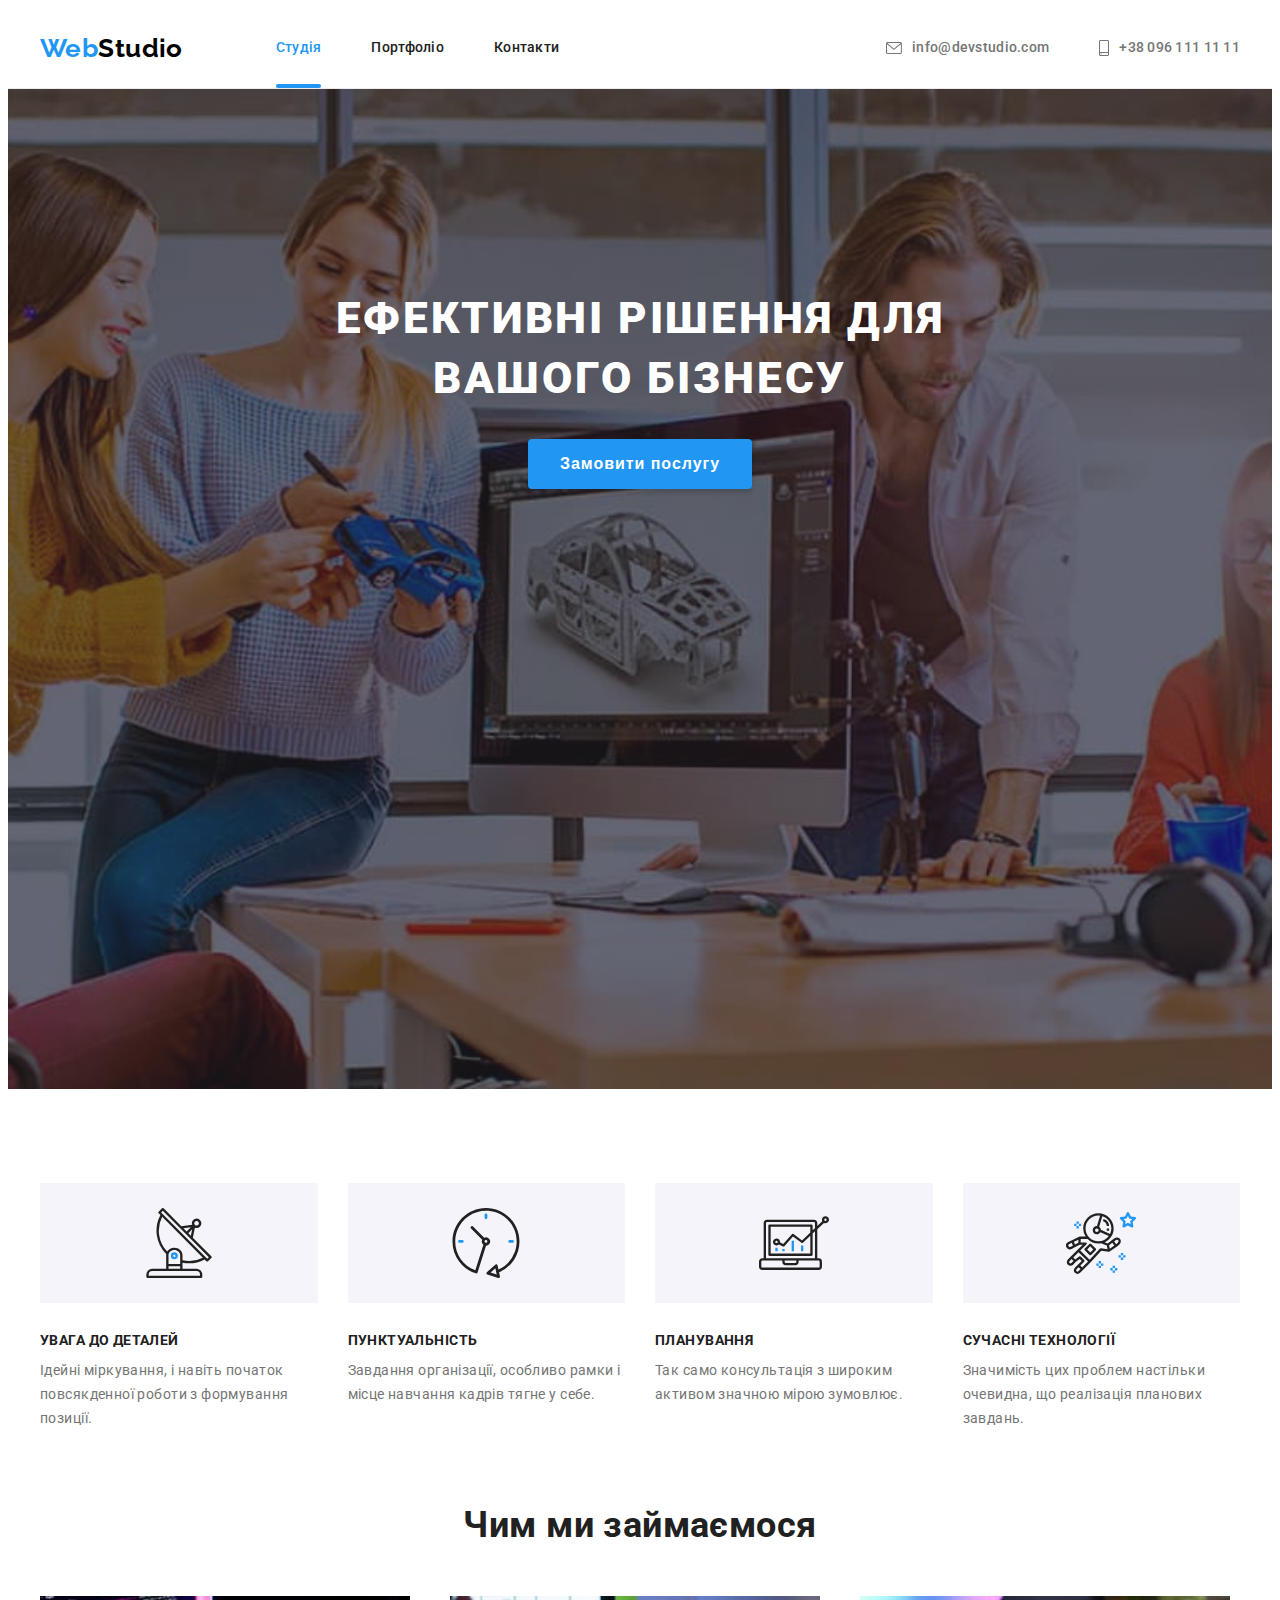
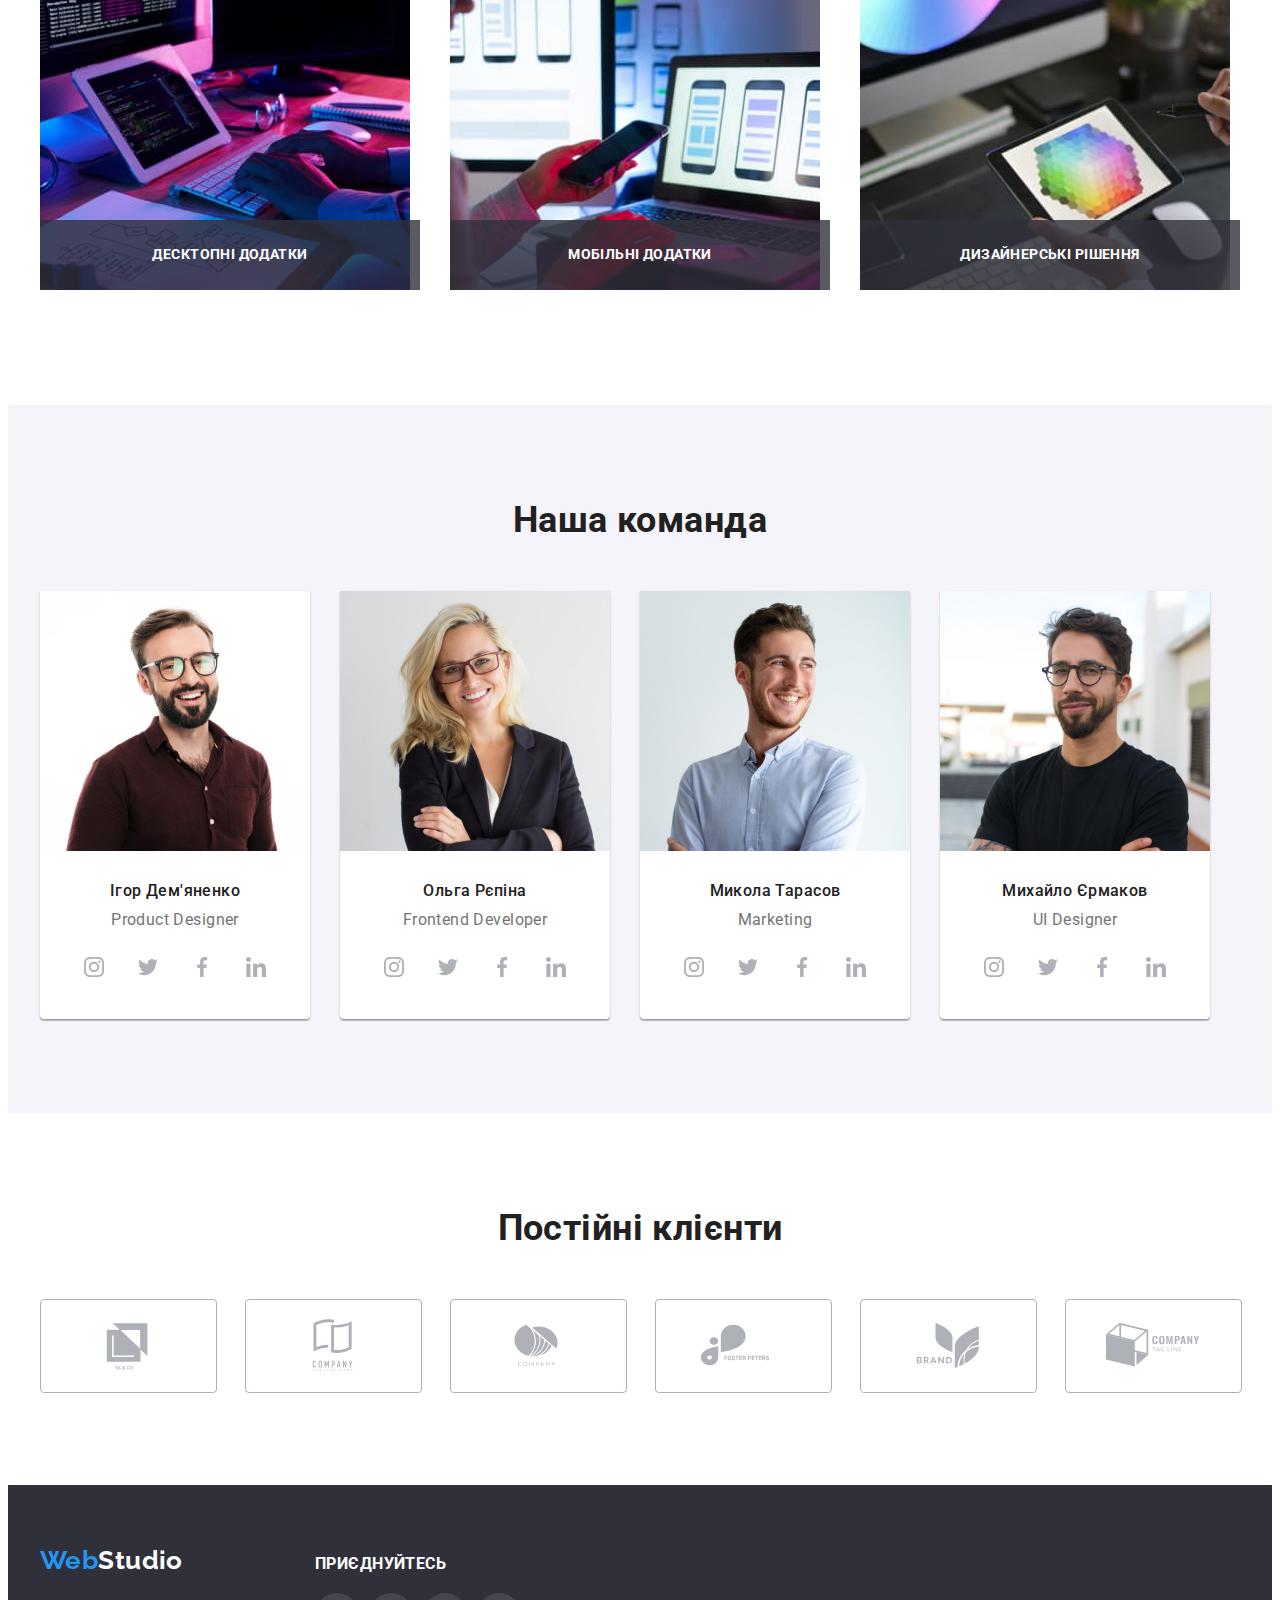
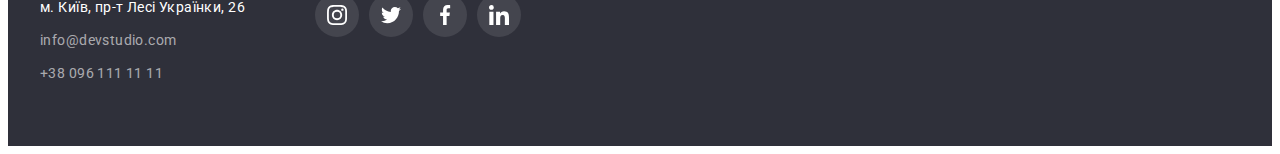
<file: index.html>
<!DOCTYPE html>
<html lang="uk">
   <head>
      <meta charset="UTF-8" />
      <meta http-equiv="X-UA-Compatible" content="IE=edge" />
      <meta name="viewport" content="width=device-width, initial-scale=1.0" />
      <title>WebStudio</title>
      <link rel="preconnect" href="https://fonts.googleapis.com" />
      <link rel="preconnect" href="https://fonts.gstatic.com" crossorigin />
      <link
         href="https://fonts.googleapis.com/css2?family=Raleway:wght@700&family=Roboto:wght@400;500;700;900&display=swap"
         rel="stylesheet"
      />
      <link
         rel="stylesheet"
         href="https://cdnjs.cloudflare.com/ajax/libs/modern-normalize/1.1.0/modern-normalize.min.css"
         integrity="sha512-wpPYUAdjBVSE4KJnH1VR1HeZfpl1ub8YT/NKx4PuQ5NmX2tKuGu6U/JRp5y+Y8XG2tV+wKQpNHVUX03MfMFn9Q=="
         crossorigin="anonymous"
         referrerpolicy="no-referrer"
      />
      <link rel="stylesheet" href="./css/styles.css" />
   </head>
   <body>
      <!-- header -->
      <header class="page-header">
         <div class="container">
            <nav class="nav">
               <a href="./index.html" class="logo link">
                  <span>Web</span>Studio
               </a>
               <ul class="nav-list list">
                  <li class="nav-item">
                     <a href="./index.html" class="nav-link link current"
                        >Студія</a
                     >
                  </li>
                  <li class="nav-item">
                     <a href="./portfolio.html" class="nav-link link"
                        >Портфоліо</a
                     >
                  </li>
                  <li class="nav-item">
                     <a href="#" class="nav-link link">Контакти</a>
                  </li>
               </ul>
            </nav>
            <ul class="header-contacts-list list">
               <li class="header-contacts-item">
                  <a
                     href="mailto:info@devstudio.com"
                     class="header-contacts-link link"
                  >
                     <svg width="16px" height="12px" class="contacts-icon">
                        <use href="./images/icons.svg#icon-envelope"></use>
                     </svg>
                     info@devstudio.com</a
                  >
               </li>
               <li class="header-contacts-item">
                  <a href="tel:+380961111111" class="header-contacts-link link"
                     ><svg width="10px" height="16px" class="contacts-icon">
                        <use
                           href="./images/icons.svg#icon-smartphone"
                        ></use></svg
                     >+38 096 111 11 11</a
                  >
               </li>
            </ul>
         </div>
      </header>

      <main>
         <!-- hero -->
         <section class="section hero">
            <h1 class="hero-title">Ефективні рішення для вашого бізнесу</h1>
            <button type="button" class="hero-button" data-modal-open>
               Замовити послугу
            </button>
         </section>

         <!-- features -->
         <section class="section features">
            <h2 class="visually-hidden">Наші переваги</h2>
            <div class="container">
               <ul class="feature-list list">
                  <li class="feature-item">
                     <div class="feature-box">
                        <svg class="feature-icon">
                           <use href="./images/icons.svg#icon-antenna"></use>
                        </svg>
                     </div>
                     <h3 class="feature-title title">Увага до деталей</h3>
                     <p class="text">
                        Ідейні міркування, і навіть початок повсякденної роботи
                        з формування позиції.
                     </p>
                  </li>
                  <li class="feature-item">
                     <div class="feature-box">
                        <svg class="feature-icon">
                           <use href="./images/icons.svg#icon-clock"></use>
                        </svg>
                     </div>
                     <h3 class="feature-title title">Пунктуальність</h3>
                     <p class="text">
                        Завдання організації, особливо рамки і місце навчання
                        кадрів тягне у себе.
                     </p>
                  </li>
                  <li class="feature-item">
                     <div class="feature-box">
                        <svg class="feature-icon">
                           <use href="./images/icons.svg#icon-diagram"></use>
                        </svg>
                     </div>
                     <h3 class="feature-title title">Планування</h3>
                     <p class="text">
                        Так само консультація з широким активом значною мірою
                        зумовлює.
                     </p>
                  </li>
                  <li class="feature-item">
                     <div class="feature-box">
                        <svg class="feature-icon">
                           <use href="./images/icons.svg#icon-astronaut"></use>
                        </svg>
                     </div>
                     <h3 class="feature-title title">Сучасні технології</h3>
                     <p class="text">
                        Значимість цих проблем настільки очевидна, що реалізація
                        планових завдань.
                     </p>
                  </li>
               </ul>
            </div>
         </section>

         <!-- occupation -->
         <section class="section occupation">
            <div class="container">
               <h2 class="section-title title">Чим ми займаємося</h2>
               <ul class="occupation-list list">
                  <li class="occupation-item">
                     <div class="occupation-thumb">
                        <img
                           src="./images/studio/occupation/ocupation-1.jpg"
                           alt="Людина набирає текст з клавіатури"
                           width="370"
                           height="294"
                        />
                        <div class="occupation-label">
                           <h3 class="occupation-title">Десктопні додатки</h3>
                        </div>
                     </div>
                  </li>
                  <li class="occupation-item">
                     <div class="occupation-thumb">
                        <img
                           src="./images/studio/occupation/ocupation-2.jpg"
                           alt="Людина працює з телефоном і ноутбуком"
                           width="370"
                           height="294"
                        />
                        <div class="occupation-label">
                           <h3 class="occupation-title">Мобільні додатки</h3>
                        </div>
                     </div>
                  </li>
                  <li class="occupation-item">
                     <div class="occupation-thumb">
                        <img
                           src="./images/studio/occupation/ocupation-3.jpg"
                           alt="Палітра кольорів, відкрита на планшеті"
                           width="370"
                           height="294"
                        />
                        <div class="occupation-label">
                           <h3 class="occupation-title">
                              Дизайнерські рішення
                           </h3>
                        </div>
                     </div>
                  </li>
               </ul>
            </div>
         </section>

         <!-- team -->
         <section class="section team">
            <div class="container">
               <h2 class="section-title title">Наша команда</h2>
               <ul class="team-list list">
                  <li class="team-card">
                     <img
                        src="./images/studio/team/teammate-1.jpg"
                        alt="Усміхнений хлопець в окулярах"
                        width="270"
                     />
                     <div class="team-card-text">
                        <h3 class="team-card-title title">Ігор Дем'яненко</h3>
                        <p lang="en">Product Designer</p>
                        <ul class="team-social-list list">
                           <li class="team-social-item">
                              <a
                                 href="#"
                                 rel="noopener nofollow noreferrer"
                                 class="team-social-link link"
                                 ><svg class="team-social-icon">
                                    <use
                                       href="./images/icons.svg#icon-instagram"
                                    ></use></svg
                              ></a>
                           </li>
                           <li class="team-social-item">
                              <a
                                 href="#"
                                 rel="noopener nofollow noreferrer"
                                 class="team-social-link link"
                                 ><svg class="team-social-icon">
                                    <use
                                       href="./images/icons.svg#icon-twitter"
                                    ></use></svg
                              ></a>
                           </li>
                           <li class="team-social-item">
                              <a
                                 href="#"
                                 rel="noopener nofollow noreferrer"
                                 class="team-social-link link"
                                 ><svg class="team-social-icon">
                                    <use
                                       href="./images/icons.svg#icon-facebook"
                                    ></use></svg
                              ></a>
                           </li>
                           <li class="team-social-item">
                              <a
                                 href="#"
                                 rel="noopener nofollow noreferrer"
                                 class="team-social-link link"
                                 ><svg class="team-social-icon">
                                    <use
                                       href="./images/icons.svg#icon-linkedin"
                                    ></use></svg
                              ></a>
                           </li>
                        </ul>
                     </div>
                  </li>
                  <li class="team-card">
                     <img
                        src="./images/studio/team/teammate-2.jpg"
                        alt="Усміхнена блондинка в окулярах"
                        width="270"
                     />
                     <div class="team-card-text">
                        <h3 class="team-card-title title">Ольга Рєпіна</h3>
                        <p lang="en">Frontend Developer</p>
                        <ul class="team-social-list list">
                           <li class="team-social-item">
                              <a
                                 href="#"
                                 rel="noopener nofollow noreferrer"
                                 class="team-social-link link"
                                 ><svg class="team-social-icon">
                                    <use
                                       href="./images/icons.svg#icon-instagram"
                                    ></use></svg
                              ></a>
                           </li>
                           <li class="team-social-item">
                              <a
                                 href="#"
                                 rel="noopener nofollow noreferrer"
                                 class="team-social-link link"
                                 ><svg class="team-social-icon">
                                    <use
                                       href="./images/icons.svg#icon-twitter"
                                    ></use></svg
                              ></a>
                           </li>
                           <li class="team-social-item">
                              <a
                                 href="#"
                                 rel="noopener nofollow noreferrer"
                                 class="team-social-link link"
                                 ><svg class="team-social-icon">
                                    <use
                                       href="./images/icons.svg#icon-facebook"
                                    ></use></svg
                              ></a>
                           </li>
                           <li class="team-social-item">
                              <a
                                 href="#"
                                 rel="noopener nofollow noreferrer"
                                 class="team-social-link link"
                                 ><svg class="team-social-icon">
                                    <use
                                       href="./images/icons.svg#icon-linkedin"
                                    ></use></svg
                              ></a>
                           </li>
                        </ul>
                     </div>
                  </li>
                  <li class="team-card">
                     <img
                        src="./images/studio/team/teammate-3.jpg"
                        alt="Усміхнений хлопець дивиться в бік"
                        width="270"
                     />
                     <div class="team-card-text">
                        <h3 class="team-card-title title">Микола Тарасов</h3>
                        <p lang="en">Marketing</p>
                        <ul class="team-social-list list">
                           <li class="team-social-item">
                              <a
                                 href="#"
                                 rel="noopener nofollow noreferrer"
                                 class="team-social-link link"
                                 ><svg class="team-social-icon">
                                    <use
                                       href="./images/icons.svg#icon-instagram"
                                    ></use></svg
                              ></a>
                           </li>
                           <li class="team-social-item">
                              <a
                                 href="#"
                                 rel="noopener nofollow noreferrer"
                                 class="team-social-link link"
                                 ><svg class="team-social-icon">
                                    <use
                                       href="./images/icons.svg#icon-twitter"
                                    ></use></svg
                              ></a>
                           </li>
                           <li class="team-social-item">
                              <a
                                 href="#"
                                 rel="noopener nofollow noreferrer"
                                 class="team-social-link link"
                                 ><svg class="team-social-icon">
                                    <use
                                       href="./images/icons.svg#icon-facebook"
                                    ></use></svg
                              ></a>
                           </li>
                           <li class="team-social-item">
                              <a
                                 href="#"
                                 rel="noopener nofollow noreferrer"
                                 class="team-social-link link"
                                 ><svg class="team-social-icon">
                                    <use
                                       href="./images/icons.svg#icon-linkedin"
                                    ></use></svg
                              ></a>
                           </li>
                        </ul>
                     </div>
                  </li>
                  <li class="team-card">
                     <img
                        src="./images/studio/team/teammate-4.jpg"
                        alt="Хлопець в окулярах з хитрою усмішкою"
                        width="270"
                     />
                     <div class="team-card-text">
                        <h3 class="team-card-title title">Михайло Єрмаков</h3>
                        <p lang="en">UI Designer</p>
                        <ul class="team-social-list list">
                           <li class="team-social-item">
                              <a
                                 href="#"
                                 rel="noopener nofollow noreferrer"
                                 class="team-social-link link"
                                 ><svg class="team-social-icon">
                                    <use
                                       href="./images/icons.svg#icon-instagram"
                                    ></use></svg
                              ></a>
                           </li>
                           <li class="team-social-item">
                              <a
                                 href="#"
                                 rel="noopener nofollow noreferrer"
                                 class="team-social-link link"
                                 ><svg class="team-social-icon">
                                    <use
                                       href="./images/icons.svg#icon-twitter"
                                    ></use></svg
                              ></a>
                           </li>
                           <li class="team-social-item">
                              <a
                                 href="#"
                                 rel="noopener nofollow noreferrer"
                                 class="team-social-link link"
                                 ><svg class="team-social-icon">
                                    <use
                                       href="./images/icons.svg#icon-facebook"
                                    ></use></svg
                              ></a>
                           </li>
                           <li class="team-social-item">
                              <a
                                 href="#"
                                 rel="noopener nofollow noreferrer"
                                 class="team-social-link link"
                                 ><svg class="team-social-icon">
                                    <use
                                       href="./images/icons.svg#icon-linkedin"
                                    ></use></svg
                              ></a>
                           </li>
                        </ul>
                     </div>
                  </li>
               </ul>
            </div>
         </section>

         <section class="section clients">
            <div class="container">
               <h2 class="section-title title">Постійні клієнти</h2>
               <ul class="clients-list list">
                  <li class="clients-item">
                     <a
                        href="#"
                        rel="noopener nofollow noreferrer"
                        class="clients-link link"
                     >
                        <svg class="clients-icon">
                           <use href="./images/icons.svg#icon-logo-first"></use>
                        </svg>
                     </a>
                  </li>
                  <li class="clients-item">
                     <a
                        href="#"
                        rel="noopener nofollow noreferrer"
                        class="clients-link link"
                     >
                        <svg class="clients-icon">
                           <use
                              href="./images/icons.svg#icon-logo-second"
                           ></use>
                        </svg>
                     </a>
                  </li>
                  <li class="clients-item">
                     <a
                        href="#"
                        rel="noopener nofollow noreferrer"
                        class="clients-link link"
                     >
                        <svg class="clients-icon">
                           <use href="./images/icons.svg#icon-logo-third"></use>
                        </svg>
                     </a>
                  </li>
                  <li class="clients-item">
                     <a
                        href="#"
                        rel="noopener nofollow noreferrer"
                        class="clients-link link"
                     >
                        <svg class="clients-icon">
                           <use href="./images/icons.svg#icon-logo-forth"></use>
                        </svg>
                     </a>
                  </li>
                  <li class="clients-item">
                     <a
                        href="#"
                        rel="noopener nofollow noreferrer"
                        class="clients-link link"
                     >
                        <svg class="clients-icon">
                           <use href="./images/icons.svg#icon-logo-fifth"></use>
                        </svg>
                     </a>
                  </li>
                  <li class="clients-item">
                     <a
                        href="#"
                        rel="noopener nofollow noreferrer"
                        class="clients-link link"
                     >
                        <svg class="clients-icon">
                           <use href="./images/icons.svg#icon-logo-sixth"></use>
                        </svg>
                     </a>
                  </li>
               </ul>
            </div>
         </section>
      </main>

      <footer class="footer">
         <div class="container-wrap container">
            <div class="footer-contacts">
               <a href="./index.html" class="logo link"
                  ><span>Web</span>Studio
               </a>
               <address>
                  <ul class="footer-contacts-list list">
                     <li>
                        <a
                           href="https://goo.gl/maps/rV1uZb9G3z83WBQQ9"
                           target="_blank"
                           rel="noopener noreferrer nofollow"
                           class="footer-address link"
                           >м. Київ, пр-т Лесі Українки, 26</a
                        >
                     </li>
                     <li class="footer-contacts-item">
                        <a
                           href="mailto:info@devstudio.com"
                           class="footer-mail link"
                           >info@devstudio.com</a
                        >
                     </li>
                     <li>
                        <a href="tel:+380961111111" class="footer-tel link"
                           >+38 096 111 11 11</a
                        >
                     </li>
                  </ul>
               </address>
            </div>
            <div class="footer-social-wrap">
               <h3>Приєднуйтесь</h3>
               <div class="footer-social">
                  <ul class="footer-social-list list">
                     <li class="footer-social-item">
                        <a
                           href="#"
                           rel="noopener nofollow noreferrer"
                           class="footer-social-link link"
                           ><svg class="footer-social-icon">
                              <use
                                 href="./images/icons.svg#icon-instagram"
                              ></use></svg
                        ></a>
                     </li>
                     <li class="footer-social-item">
                        <a
                           href="#"
                           rel="noopener nofollow noreferrer"
                           class="footer-social-link link"
                           ><svg class="footer-social-icon">
                              <use
                                 href="./images/icons.svg#icon-twitter"
                              ></use></svg
                        ></a>
                     </li>
                     <li class="footer-social-item">
                        <a
                           href="#"
                           rel="noopener nofollow noreferrer"
                           class="footer-social-link link"
                           ><svg class="footer-social-icon">
                              <use
                                 href="./images/icons.svg#icon-facebook"
                              ></use></svg
                        ></a>
                     </li>
                     <li class="footer-social-item">
                        <a
                           href="#"
                           rel="noopener nofollow noreferrer"
                           class="footer-social-link link"
                           ><svg class="footer-social-icon">
                              <use
                                 href="./images/icons.svg#icon-linkedin"
                              ></use></svg
                        ></a>
                     </li>
                  </ul>
               </div>
            </div>
         </div>
      </footer>

      <!-- modal -->
      <div class="backdrop is-hidden" data-modal>
         <div class="modal">
            <button type="button" class="modal-btn" data-modal-close>
               <svg width="18" height="18">
                  <use href="./images/icons.svg#icon-close"></use>
               </svg>
            </button>
         </div>
      </div>
      <script src="./js/modal.js"></script>
   </body>
</html>
</file>
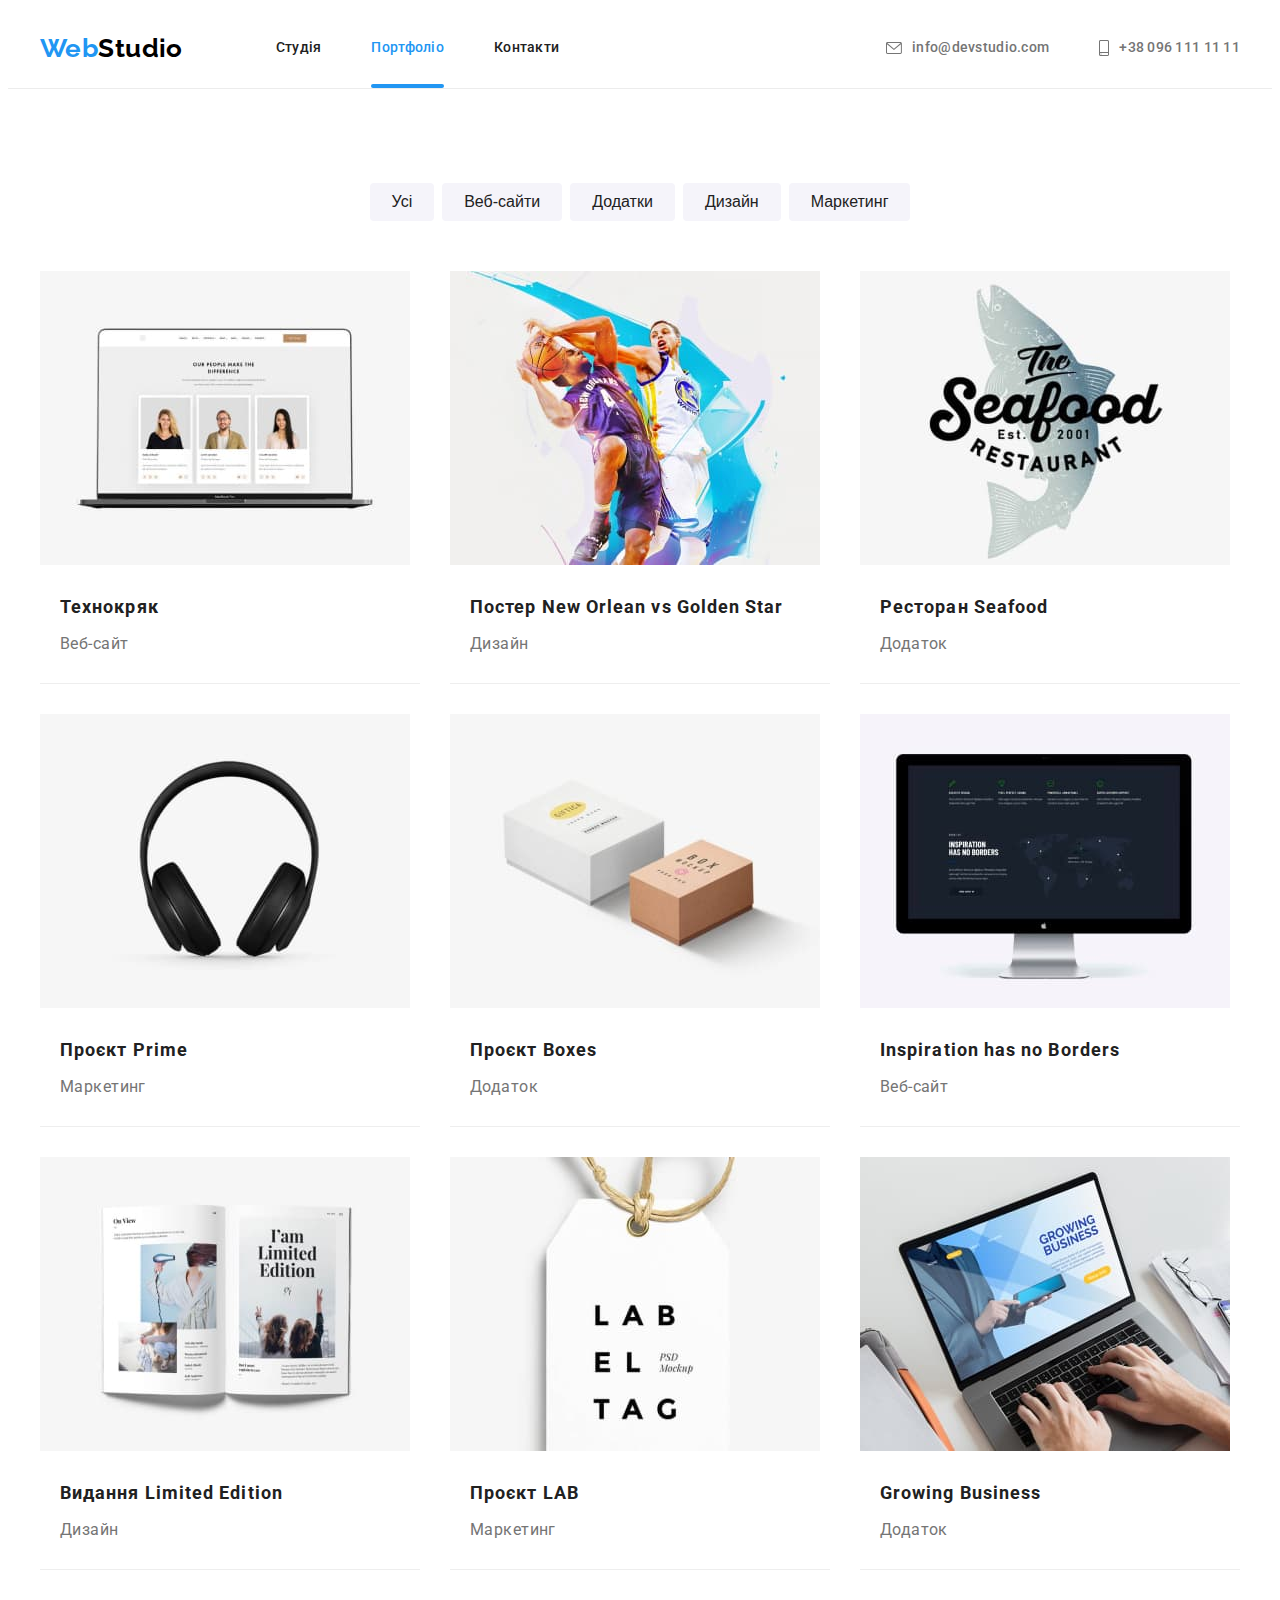
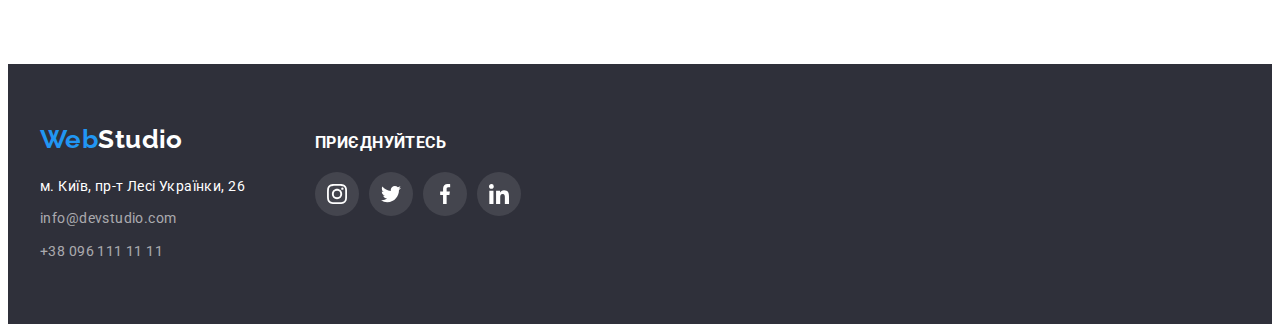
<file: portfolio.html>
<!DOCTYPE html>
<html lang="uk">
   <head>
      <meta charset="UTF-8" />
      <meta http-equiv="X-UA-Compatible" content="IE=edge" />
      <meta name="viewport" content="width=device-width, initial-scale=1.0" />
      <title>WebStudio</title>
      <link rel="preconnect" href="https://fonts.googleapis.com" />
      <link rel="preconnect" href="https://fonts.gstatic.com" crossorigin />
      <link
         href="https://fonts.googleapis.com/css2?family=Raleway:wght@700&family=Roboto:wght@400;500;700;900&display=swap"
         rel="stylesheet"
      />
      <link
         rel="stylesheet"
         href="https://cdnjs.cloudflare.com/ajax/libs/modern-normalize/1.1.0/modern-normalize.min.css"
         integrity="sha512-wpPYUAdjBVSE4KJnH1VR1HeZfpl1ub8YT/NKx4PuQ5NmX2tKuGu6U/JRp5y+Y8XG2tV+wKQpNHVUX03MfMFn9Q=="
         crossorigin="anonymous"
         referrerpolicy="no-referrer"
      />
      <link rel="stylesheet" href="./css/styles.css" />
   </head>
   <body>
      <header class="page-header">
         <div class="container">
            <nav class="nav">
               <a href="./index.html" class="logo link">
                  <span>Web</span>Studio
               </a>
               <ul class="nav-list list">
                  <li class="nav-item">
                     <a href="./index.html" class="nav-link link">Студія</a>
                  </li>
                  <li class="nav-item">
                     <a href="./portfolio.html" class="nav-link link current"
                        >Портфоліо</a
                     >
                  </li>
                  <li class="nav-item">
                     <a href="#" class="nav-link link">Контакти</a>
                  </li>
               </ul>
            </nav>
            <ul class="header-contacts-list list">
               <li class="header-contacts-item">
                  <a
                     href="mailto:info@devstudio.com"
                     class="header-contacts-link link"
                  >
                     <svg width="16px" height="12px" class="contacts-icon">
                        <use href="./images/icons.svg#icon-envelope"></use>
                     </svg>
                     info@devstudio.com</a
                  >
               </li>
               <li class="header-contacts-item">
                  <a href="tel:+380961111111" class="header-contacts-link link"
                     ><svg width="10px" height="16px" class="contacts-icon">
                        <use
                           href="./images/icons.svg#icon-smartphone"
                        ></use></svg
                     >+38 096 111 11 11</a
                  >
               </li>
            </ul>
         </div>
      </header>

      <main>
         <section class="section portfolio">
            <div class="container">
               <h1 class="visually-hidden">Приклади робіт</h1>
               <!--filters-->
               <ul class="filter-list list">
                  <li><button type="button" class="button">Усі</button></li>
                  <li>
                     <button type="button" class="button">Веб-сайти</button>
                  </li>
                  <li><button type="button" class="button">Додатки</button></li>
                  <li><button type="button" class="button">Дизайн</button></li>
                  <li>
                     <button type="button" class="button">Маркетинг</button>
                  </li>
               </ul>
               <ul class="example-list list">
                  <li class="example-item">
                     <a href="#" class="example-link link">
                        <div class="example-overlay-thumb">
                           <img
                              src="./images/portfolio/portfolio-1.jpg"
                              alt="Ноутбук з відкритим веб-сайтом."
                              width="370"
                           />
                           <div class="example-hover-overlay">
                              <p class="overlay-text">
                                 Ресурс пропонує комплексні пропозиції з різним
                                 рівнем функціоналу та сервісів. Все це
                                 дозволить відвідувачу отримати вичерпні
                                 відомості про компанію чи приватну особу.
                              </p>
                           </div>
                        </div>
                        <div class="example-item-text">
                           <h2 class="example-list-title title">Технокряк</h2>
                           <p>Веб-сайт</p>
                        </div>
                     </a>
                  </li>
                  <li class="example-item">
                     <a href="#" class="example-link link">
                        <div class="example-overlay-thumb">
                           <img
                              src="./images/portfolio/portfolio-2.jpg"
                              alt="Два спортсмена грають в баскетбол."
                              width="370"
                           />
                           <div class="example-hover-overlay">
                              <p class="overlay-text">
                                 Ресурс пропонує комплексні пропозиції з різним
                                 рівнем функціоналу та сервісів. Все це
                                 дозволить відвідувачу отримати вичерпні
                                 відомості про компанію чи приватну особу.
                              </p>
                           </div>
                        </div>
                        <div class="example-item-text">
                           <h2 class="example-list-title title">
                              Постер
                              <span lang="en">New Orlean vs Golden Star</span>
                           </h2>
                           <p>Дизайн</p>
                        </div>
                     </a>
                  </li>
                  <li class="example-item">
                     <a href="" class="example-link link">
                        <div class="example-overlay-thumb">
                           <img
                              src="./images/portfolio/portfolio-3.jpg"
                              alt="Логотип ресторану."
                              width="370"
                           />
                           <div class="example-hover-overlay">
                              <p class="overlay-text">
                                 Ресурс пропонує комплексні пропозиції з різним
                                 рівнем функціоналу та сервісів. Все це
                                 дозволить відвідувачу отримати вичерпні
                                 відомості про компанію чи приватну особу.
                              </p>
                           </div>
                        </div>
                        <div class="example-item-text">
                           <h2 class="example-list-title title">
                              Ресторан <span lang="en">Seafood</span>
                           </h2>
                           <p>Додаток</p>
                        </div>
                     </a>
                  </li>
                  <li class="example-item">
                     <a href="#" class="example-link link">
                        <div class="example-overlay-thumb">
                           <img
                              src="./images/portfolio/portfolio-4.jpg"
                              alt="Бездротові чорні навушники"
                              width="370"
                           />
                           <div class="example-hover-overlay">
                              <p class="overlay-text">
                                 Ресурс пропонує комплексні пропозиції з різним
                                 рівнем функціоналу та сервісів. Все це
                                 дозволить відвідувачу отримати вичерпні
                                 відомості про компанію чи приватну особу.
                              </p>
                           </div>
                        </div>
                        <div class="example-item-text">
                           <h2 class="example-list-title title">
                              Проєкт <span lang="en">Prime</span>
                           </h2>
                           <p>Маркетинг</p>
                        </div>
                     </a>
                  </li>
                  <li class="example-item">
                     <a href="" class="example-link link">
                        <div class="example-overlay-thumb">
                           <img
                              src="./images/portfolio/portfolio-5.jpg"
                              alt="Біла та кремова коробки"
                              width="370"
                           />
                           <div class="example-hover-overlay">
                              <p class="overlay-text">
                                 Ресурс пропонує комплексні пропозиції з різним
                                 рівнем функціоналу та сервісів. Все це
                                 дозволить відвідувачу отримати вичерпні
                                 відомості про компанію чи приватну особу.
                              </p>
                           </div>
                        </div>
                        <div class="example-item-text">
                           <h2 class="example-list-title title">
                              Проєкт <span lang="en">Boxes</span>
                           </h2>
                           <p>Додаток</p>
                        </div>
                     </a>
                  </li>
                  <li class="example-item">
                     <a href="#" class="example-link link">
                        <div class="example-overlay-thumb">
                           <img
                              src="./images/portfolio/portfolio-6.jpg"
                              alt="Комп'ютер iMac з відкритим веб-сайтом."
                              width="370"
                           />
                           <div class="example-hover-overlay">
                              <p class="overlay-text">
                                 Ресурс пропонує комплексні пропозиції з різним
                                 рівнем функціоналу та сервісів. Все це
                                 дозволить відвідувачу отримати вичерпні
                                 відомості про компанію чи приватну особу.
                              </p>
                           </div>
                        </div>
                        <div class="example-item-text">
                           <h2 lang="en" class="example-list-title title">
                              Inspiration has no Borders
                           </h2>
                           <p>Веб-сайт</p>
                        </div>
                     </a>
                  </li>
                  <li class="example-item">
                     <a href="#" class="example-link link">
                        <div class="example-overlay-thumb">
                           <img
                              src="./images/portfolio/portfolio-7.jpg"
                              alt="Розворіт глянсового журналу."
                              width="370"
                           />
                           <div class="example-hover-overlay">
                              <p class="overlay-text">
                                 Ресурс пропонує комплексні пропозиції з різним
                                 рівнем функціоналу та сервісів. Все це
                                 дозволить відвідувачу отримати вичерпні
                                 відомості про компанію чи приватну особу.
                              </p>
                           </div>
                        </div>
                        <div class="example-item-text">
                           <h2 class="example-list-title title">
                              Видання <span lang="en">Limited Edition</span>
                           </h2>
                           <p>Дизайн</p>
                        </div>
                     </a>
                  </li>
                  <li class="example-item">
                     <a href="#" class="example-link link">
                        <div class="example-overlay-thumb">
                           <img
                              src="./images/portfolio/portfolio-8.jpg"
                              alt="Бейдж з логотипом компанії."
                              width="370"
                           />
                           <div class="example-hover-overlay">
                              <p class="overlay-text">
                                 Ресурс пропонує комплексні пропозиції з різним
                                 рівнем функціоналу та сервісів. Все це
                                 дозволить відвідувачу отримати вичерпні
                                 відомості про компанію чи приватну особу.
                              </p>
                           </div>
                        </div>
                        <div class="example-item-text">
                           <h2 class="example-list-title title">
                              Проєкт <span lang="en">LAB</span>
                           </h2>
                           <p>Маркетинг</p>
                        </div>
                     </a>
                  </li>
                  <li class="example-item">
                     <a href="#" class="example-link link">
                        <div class="example-overlay-thumb">
                           <img
                              src="./images/portfolio/portfolio-9.jpg"
                              alt="Людина працює за ноутбуком."
                              width="370"
                           />
                           <div class="example-hover-overlay">
                              <p class="overlay-text">
                                 Ресурс пропонує комплексні пропозиції з різним
                                 рівнем функціоналу та сервісів. Все це
                                 дозволить відвідувачу отримати вичерпні
                                 відомості про компанію чи приватну особу.
                              </p>
                           </div>
                        </div>
                        <div class="example-item-text">
                           <h2 lang="en" class="example-list-title title">
                              Growing Business
                           </h2>
                           <p>Додаток</p>
                        </div>
                     </a>
                  </li>
               </ul>
            </div>
         </section>
      </main>

      <footer class="footer">
         <div class="container-wrap container">
            <div class="footer-contacts">
               <a href="./index.html" class="logo link"
                  ><span>Web</span>Studio
               </a>
               <address>
                  <ul class="footer-contacts-list list">
                     <li>
                        <a
                           href="https://goo.gl/maps/rV1uZb9G3z83WBQQ9"
                           target="_blank"
                           rel="noopener noreferrer nofollow"
                           class="footer-address link"
                           >м. Київ, пр-т Лесі Українки, 26</a
                        >
                     </li>
                     <li class="footer-contacts-item">
                        <a
                           href="mailto:info@devstudio.com"
                           class="footer-mail link"
                           >info@devstudio.com</a
                        >
                     </li>
                     <li>
                        <a href="tel:+380961111111" class="footer-tel link"
                           >+38 096 111 11 11</a
                        >
                     </li>
                  </ul>
               </address>
            </div>
            <div class="footer-social-wrap">
               <h3>Приєднуйтесь</h3>
               <div class="footer-social">
                  <ul class="footer-social-list list">
                     <li class="footer-social-item">
                        <a
                           href="#"
                           rel="noopener nofollow noreferrer"
                           class="footer-social-link link"
                           ><svg class="footer-social-icon">
                              <use
                                 href="./images/icons.svg#icon-instagram"
                              ></use></svg
                        ></a>
                     </li>
                     <li class="footer-social-item">
                        <a
                           href="#"
                           rel="noopener nofollow noreferrer"
                           class="footer-social-link link"
                           ><svg class="footer-social-icon">
                              <use
                                 href="./images/icons.svg#icon-twitter"
                              ></use></svg
                        ></a>
                     </li>
                     <li class="footer-social-item">
                        <a
                           href="#"
                           rel="noopener nofollow noreferrer"
                           class="footer-social-link link"
                           ><svg class="footer-social-icon">
                              <use
                                 href="./images/icons.svg#icon-facebook"
                              ></use></svg
                        ></a>
                     </li>
                     <li class="footer-social-item">
                        <a
                           href="#"
                           rel="noopener nofollow noreferrer"
                           class="footer-social-link link"
                           ><svg class="footer-social-icon">
                              <use
                                 href="./images/icons.svg#icon-linkedin"
                              ></use></svg
                        ></a>
                     </li>
                  </ul>
               </div>
            </div>
         </div>
      </footer>
   </body>
</html>
</file>
<file: css/styles.css>
:root {
   --primary-text-color: #757575;
   --title-text-color: #212121;
   --accent-color: #2196f3;
   --light-auxiliary-color: #ffffff;
   --dark-auxiliary-color: #000000;
   --light-background-color: #f5f4fa;
   --dark-background-color: #2f303a;
   --icons-color: #afb1b8;
}

body {
   color: var(--primary-text-color);
   background-color: var(--light-auxiliary-color);
   font-family: "Roboto", sans-serif;
   font-size: 14px;
   letter-spacing: 0.03em;
}

/* reset */
p,
h1,
h2,
h3,
h4,
h5,
h6 {
   margin: 0;
}
ul,
ol {
   margin: 0;
   padding-left: 0;
}
button {
   cursor: pointer;
}
address {
   font-style: normal;
}
img {
   display: block;
   max-width: 100%;
   height: auto;
}

/* utils */
.link {
   text-decoration: none;
}

.list {
   list-style-type: none;
}

.title {
   color: var(--title-text-color);
}

.section {
   padding-top: 94px;
   padding-bottom: 94px;
}

.container {
   margin-left: auto;
   margin-right: auto;
   padding-right: 15px;
   padding-left: 15px;
   width: 1200px;
}

.button {
   padding: 6px 22px;
   border-radius: 4px;
   border-width: 0;
}

/* visually-hidden-titles*/
.visually-hidden {
   position: absolute;
   width: 1px;
   height: 1px;
   margin: -1px;
   border: 0;
   padding: 0;

   white-space: nowrap;
   clip-path: inset(100%);
   clip: rect(0 0 0 0);
   overflow: hidden;
}

/* logo */
.logo {
   color: var(--dark-auxiliary-color);
   font-family: "Raleway";
   font-weight: 700;
   font-size: 26px;
   line-height: 1.19;
}

.logo span {
   color: var(--accent-color);
}

/* header */
.page-header {
   border-bottom: 1px solid #ececec;
}

.page-header > .container {
   display: flex;
   justify-content: space-between;
   align-items: center;
}
.nav {
   display: flex;
   gap: 93px;
   align-items: center;
}

.nav-list {
   display: flex;
   gap: 50px;
}

.nav-link,
.header-contacts-link {
   line-height: 1.14;
   letter-spacing: 0.02em;
   font-weight: 500;

   transition: color 250ms cubic-bezier(0.4, 0, 0.2, 1);
}

.nav-item {
   position: relative;
}

.nav-link {
   display: block;
   padding-top: 32px;
   padding-bottom: 32px;

   color: var(--title-text-color);

   transition: color 250ms cubic-bezier(0.4, 0, 0.2, 1);
}

.nav-link.current::after {
   content: "";
   position: absolute;
   left: 0;
   bottom: 0;

   width: 100%;
   height: 4px;

   background-color: var(--accent-color);
   border-radius: 2px;
}

.header-contacts-list {
   display: flex;
   gap: 50px;
}

.header-contacts-link {
   display: flex;
   gap: 10px;
   align-items: center;
   color: var(--primary-text-color);
}

.contacts-icon {
   fill: currentColor;
}

.nav-link:hover,
.nav-link:focus,
.nav-link:active,
.nav-link.current,
.header-contacts-link:hover,
.header-contacts-link:focus {
   color: var(--accent-color);
}

/* hero*/
.hero {
   padding-top: 200px;
   padding-bottom: 200px;
   max-width: 1600px;
   height: 600px;
   margin-left: auto;
   margin-right: auto;

   background-color: var(--dark-background-color);
   background-image: linear-gradient(
         rgba(47, 48, 58, 0.4),
         rgba(47, 48, 58, 0.4)
      ),
      url(../images/studio/hero/overlay.jpg);
   background-repeat: no-repeat;
   background-position: center;
   background-size: cover;
   text-align: center;
}

.hero-title {
   margin-bottom: 30px;
   margin-right: auto;
   margin-left: auto;
   max-width: 696px;

   color: var(--light-auxiliary-color);
   font-weight: 900;
   font-size: 44px;
   line-height: 1.36;
   letter-spacing: 0.06em;
   text-transform: uppercase;
}

.hero-button {
   padding: 10px 32px;

   background: var(--accent-color);
   box-shadow: 0px 4px 4px rgba(0, 0, 0, 0.15);
   border-radius: 4px;
   border-width: 0;
   color: var(--light-auxiliary-color);
   font-weight: 700;
   font-size: 16px;
   line-height: 1.87;
   text-align: center;
   letter-spacing: 0.06em;
}

.hero-button:active {
   background-color: #188ce8;
}

/* features */
.features {
   padding-bottom: 73px;
}

.feature-list {
   display: flex;
   gap: 30px;
}

.feature-item {
   width: calc((100% - 90px) / 4);
}

.feature-box {
   width: 100%;
   height: 120px;
   background-color: var(--light-background-color);
   display: flex;
   justify-content: center;
   align-items: center;
   margin-bottom: 30px;
}

.feature-icon {
   width: 70px;
   height: 70px;
}

.feature-title {
   margin-bottom: 10px;

   font-size: 14px;
   line-height: 1.14;
   text-transform: uppercase;
}

.feature-list .text {
   line-height: 1.71;
}

/* -------------occupation-------------- */
.occupation {
   padding-top: 0;
   padding-bottom: 115px;
}

.section-title {
   margin-bottom: 50px;

   font-size: 36px;
   line-height: 1.17;
   text-align: center;
}

.occupation-list {
   display: flex;
   gap: 30px;
}

.occupation-item {
   width: calc((100% - 60px) / 3);
}

.occupation-thumb {
   position: relative;
   width: 100%;
}

.occupation-label {
   width: 100%;
   height: 70px;
   position: absolute;
   bottom: 0;
   background-image: linear-gradient(
      rgba(47, 48, 58, 0.8),
      rgba(47, 48, 58, 0.8)
   );
   display: flex;
   justify-content: center;
   align-items: center;
}

.occupation-title {
   text-transform: uppercase;
   color: var(--light-auxiliary-color);
   font-size: 14px;
   line-height: 1.14;
}

/* -----------------team----------------- */
.team {
   background-color: var(--light-background-color);
}

.team-list {
   display: flex;
   gap: 30px;
}

.team-card {
   width: calc((100% -60px) / 4);
   background-color: var(--light-auxiliary-color);
   box-shadow: 0px 1px 3px rgba(0, 0, 0, 0.12), 0px 1px 1px rgba(0, 0, 0, 0.14),
      0px 2px 1px rgba(0, 0, 0, 0.2);
   border-radius: 0px 0px 4px 4px;
}

.team-card-text {
   padding-top: 30px;
   padding-bottom: 30px;
}

.team-card-title {
   margin-bottom: 10px;

   font-weight: 500;
   font-size: 16px;
   line-height: 1.19;
   text-align: center;
}

.team-card p {
   font-size: 16px;
   line-height: 1.19;
   text-align: center;
   margin-bottom: 16px;
}

.team-social-list {
   display: flex;
   gap: 10px;
   justify-content: center;
   align-items: center;
}

.team-social-link {
   display: flex;
   justify-content: center;
   align-items: center;

   width: 44px;
   height: 44px;

   color: var(--icons-color);
   border-radius: 50%;

   transition: background-color 250ms cubic-bezier(0.4, 0, 0.2, 1),
      color 250ms cubic-bezier(0.4, 0, 0.2, 1);
}

.team-social-icon {
   width: 20px;
   height: 20px;
   fill: currentColor;
}

.team-social-link:hover,
.team-social-link:focus {
   background-color: var(--accent-color);
   color: var(--light-auxiliary-color);
}

/* clients */

.clients-list {
   display: flex;
   gap: 30px;
}

.clients-item {
   width: calc((100% - 150px) / 6);
   height: 92px;
}

.clients-link {
   width: 100%;
   height: 100%;

   display: flex;
   justify-content: center;
   align-items: center;

   color: var(--icons-color);
   border: 1px solid var(--icons-color);
   border-radius: 4px;

   transition: border-color 250ms cubic-bezier(0.4, 0, 0.2, 1),
      color 250ms cubic-bezier(0.4, 0, 0.2, 1);
}

.clients-icon {
   width: 106px;
   height: 60px;
   fill: currentColor;
}

.clients-link:hover,
.clients-link:focus {
   color: var(--accent-color);
   border-color: var(--accent-color);
}

/* portfolio*/
/* filters */
.filter-list {
   margin-bottom: 50px;
   display: flex;
   justify-content: center;
   gap: 8px;
}

.filter-list .button {
   background-color: var(--light-background-color);
   color: var(--title-text-color);
   font-style: normal;
   font-weight: 500;
   font-size: 16px;
   line-height: 1.62;

   transition: background-color 250ms cubic-bezier(0.4, 0, 0.2, 1),
      color 250ms cubic-bezier(0.4, 0, 0.2, 1),
      box-shadow 250ms cubic-bezier(0.4, 0, 0.2, 1);
}

.filter-list .button:hover,
.filter-list .button:focus,
.filter-list .button:active {
   background-color: var(--accent-color);
   color: var(--light-auxiliary-color);
   box-shadow: 0px 3px 1px rgba(0, 0, 0, 0.1), 0px 1px 2px rgba(0, 0, 0, 0.08),
      0px 2px 2px rgba(0, 0, 0, 0.12);
}

/* examples */
.example-list {
   display: flex;
   flex-wrap: wrap;
   gap: 30px;
}

.example-item {
   width: calc((100% - 60px) / 3);
}

.example-item-text {
   padding: 24px 20px;
   border-bottom: 1px solid #eeeeee;
}

.example-overlay-thumb {
   position: relative;
   width: 100%;
   overflow: hidden;
}

.example-hover-overlay {
   position: absolute;
   top: 0;
   right: 0;
   transform: translateY(100%);

   width: 100%;
   height: 100%;
   background-color: rgba(33, 150, 243, 0.9);

   transition: transform 250ms cubic-bezier(0.4, 0, 0.2, 1);
}

.example-hover-overlay .overlay-text {
   padding: 63px 24px;
   font-size: 18px;
   line-height: calc(28 / 18);
   color: var(--light-auxiliary-color);
}

.example-list-title {
   margin-bottom: 4px;
   font-size: 18px;
   line-height: 2;
   letter-spacing: 0.06em;
}

.example-list p {
   color: var(--primary-text-color);
   font-size: 16px;
   line-height: 1.87;
}

.example-link {
   display: block;
   background-color: var(--light-auxiliary-color);

   transition: box-shadow 250ms cubic-bezier(0.4, 0, 0.2, 1);
}

.example-link:hover {
   box-shadow: 0px 1px 1px rgba(0, 0, 0, 0.12), 0px 4px 4px rgba(0, 0, 0, 0.06),
      1px 4px 6px rgba(0, 0, 0, 0.16);
}

.example-link:hover .example-hover-overlay {
   transform: translateY(0);
}
/* ----------------footer---------------- */
.footer {
   background-color: var(--dark-background-color);
   padding-top: 60px;
   padding-bottom: 60px;
}

.container-wrap {
   display: flex;
   gap: 70px;
}

.footer .logo {
   display: block;
   margin-bottom: 20px;
   color: var(--light-auxiliary-color);
}

.footer-contacts-list .link {
   display: block;

   font-style: normal;
   line-height: 1.71;

   transition: color 250ms cubic-bezier(0.4, 0, 0.2, 1);
}

.footer-address {
   color: var(--light-auxiliary-color);
}

.footer-mail,
.footer-tel {
   color: rgba(255, 255, 255, 0.6);
}

.footer-contacts-list .link:hover,
.footer-contacts-list .link:focus {
   color: var(--accent-color);
}

.footer-contacts-item {
   margin-top: 9px;
   margin-bottom: 9px;
}

.container-wrap {
   display: flex;
   gap: 70px;
   align-items: baseline;
}

.footer-social-wrap > h3 {
   text-transform: uppercase;
   color: var(--light-auxiliary-color);
   margin-bottom: 20px;
}

.footer-social {
   width: 206px;
}

.footer-social-list {
   display: flex;
   gap: 10px;
   justify-content: center;
   align-items: center;
}

.footer-social-item {
   width: 44px;
   height: 44px;
}

.footer-social-link {
   width: 100%;
   height: 100%;

   display: flex;
   justify-content: center;
   align-items: center;

   color: var(--light-auxiliary-color);
   background-color: rgba(255, 255, 255, 0.1);
   border-radius: 50%;

   transition: background-color 250ms cubic-bezier(0.4, 0, 0.2, 1);
}

.footer-social-icon {
   width: 20px;
   height: 20px;
   fill: currentColor;
}

.footer-social-link:hover,
.footer-social-link:focus {
   background-color: var(--accent-color);
}

/* modal */

.backdrop {
   position: fixed;
   top: 0;
   left: 0;

   width: 100%;
   height: 100%;

   background-color: rgba(0, 0, 0, 0.5);

   transition: opacity 250ms cubic-bezier(0.4, 0, 0.2, 1),
      visability 250ms cubic-bezier(0.4, 0, 0.2, 1);
}

.backdrop.is-hidden {
   visibility: hidden;
   opacity: 0;
   pointer-events: none;
}

.modal {
   position: absolute;
   top: 50%;
   left: 50%;
   transform: translate(-50%, -50%);

   width: 528px;
   height: 581px;

   background-color: var(--light-auxiliary-color);
}

.modal-btn {
   position: absolute;
   top: 8px;
   right: 8px;

   width: 30px;
   height: 30px;
   border: 1px solid rgba(0, 0, 0, 0.1);
   border-radius: 50%;

   background-color: var(--light-auxiliary-color);

   display: flex;
   justify-content: center;
   align-items: center;
}
</file>
